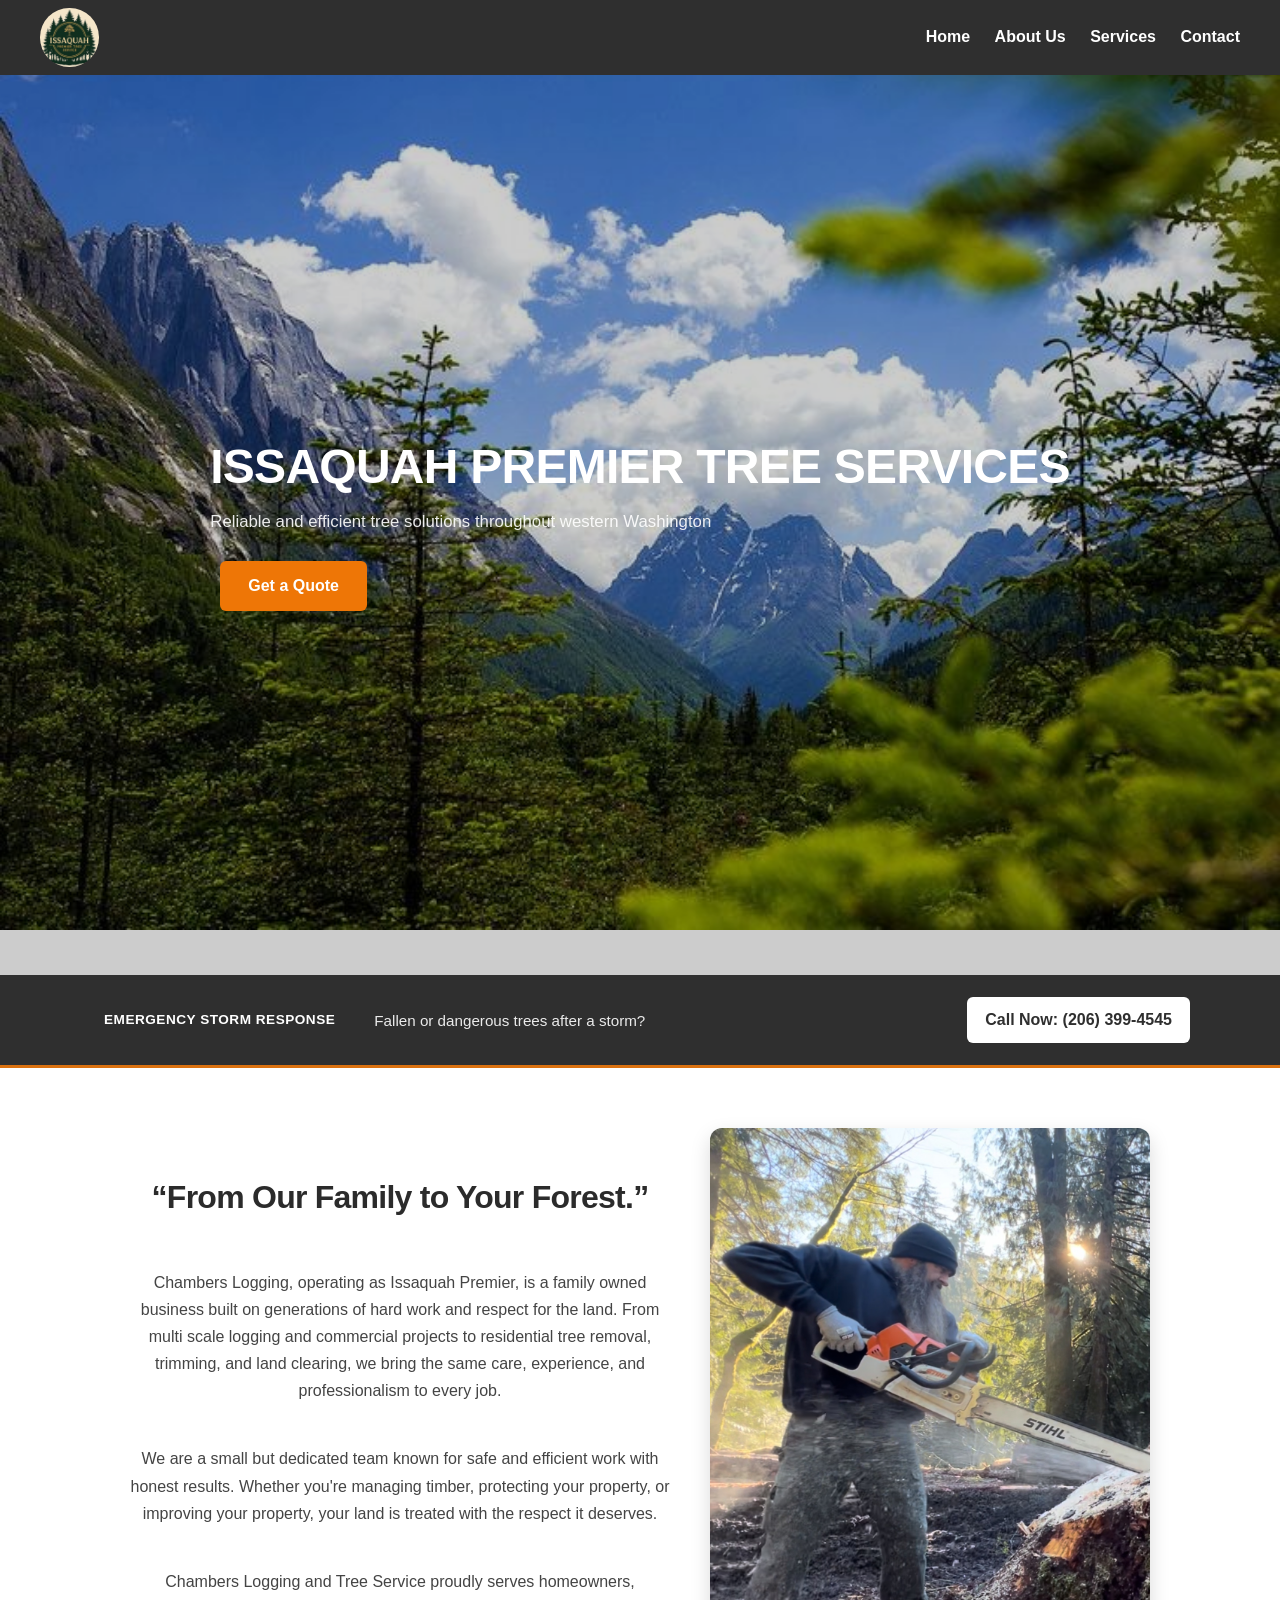
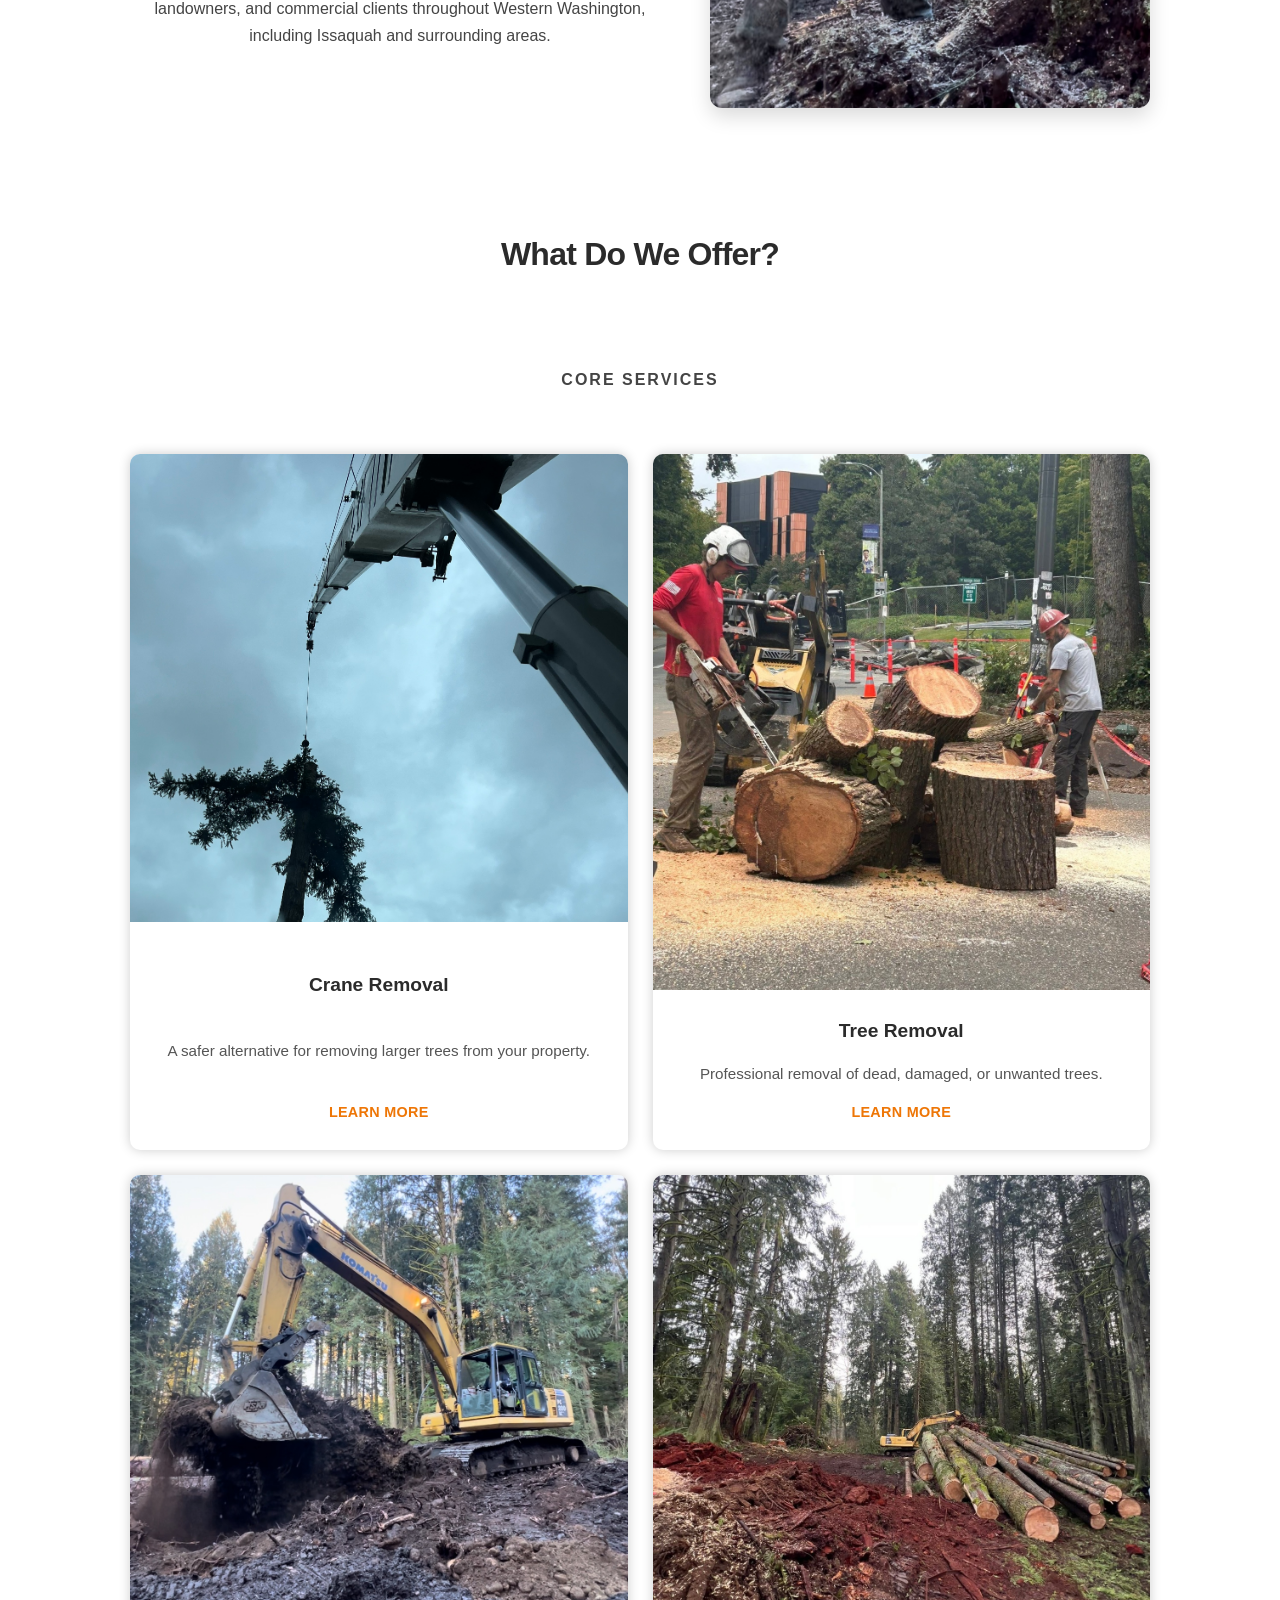
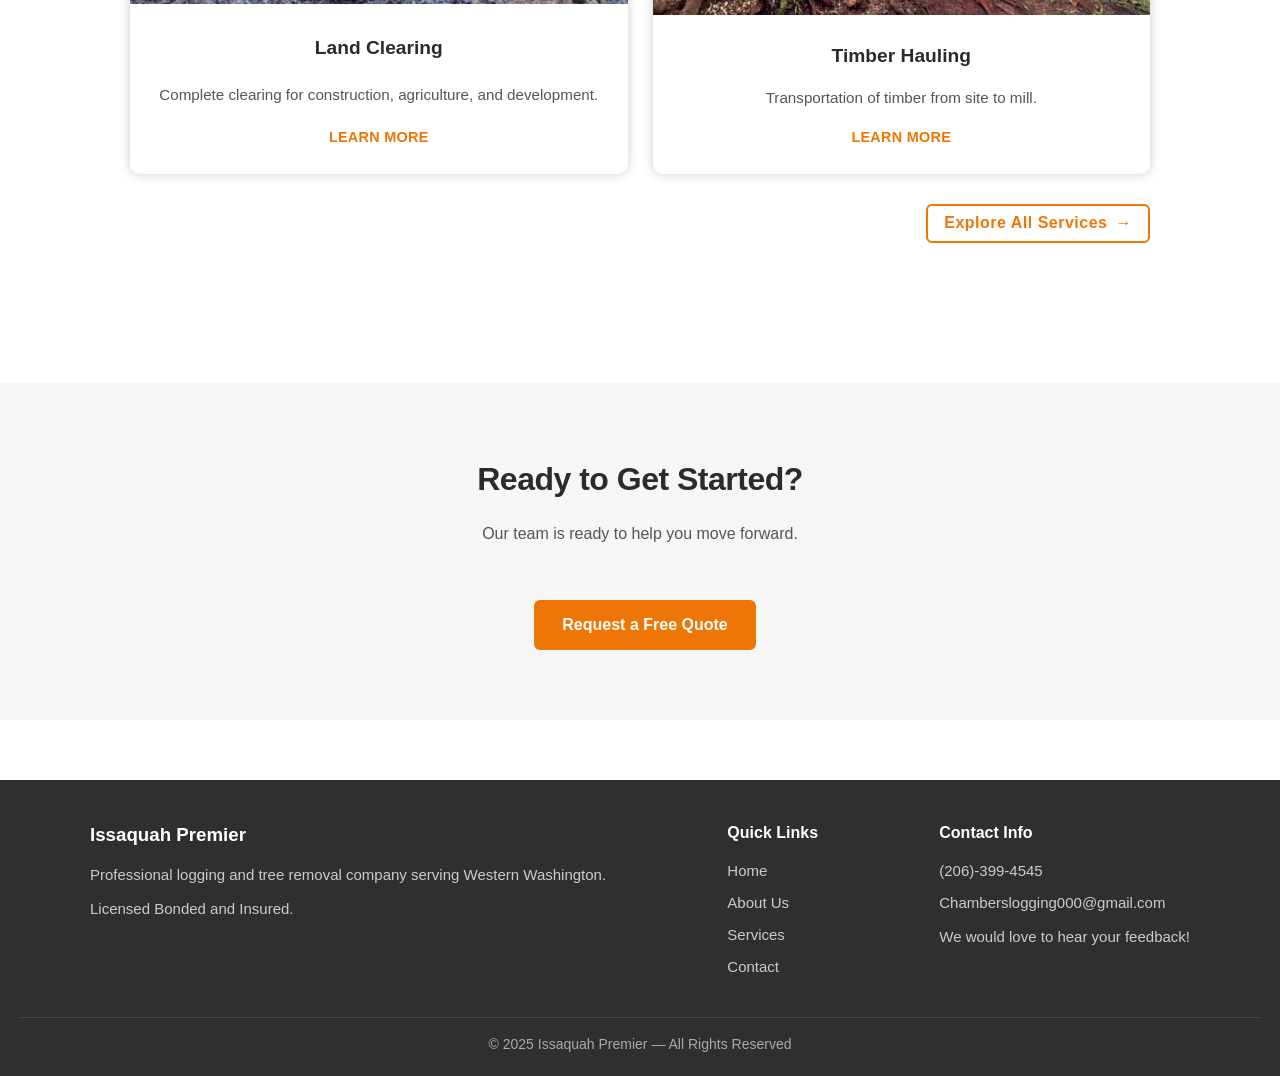
<file: index.html>
<!DOCTYPE html>
<html lang="en">
<head>
    <meta charset="UTF-8" />
    <meta name="viewport" content="width=device-width, initial-scale=1.0" />
    <title>Issaquah Premier | Tree Removal and Logging Services in Western Washington</title>
    <link rel="stylesheet" href="css/homestyles.css" />
    <meta name="description" content="Issaquah Premier provides professional logging, 
        tree removal, land clearing, and emergency storm services across
        Western Washington. Family-owned, licensed, bonded, and insured. Call today for a free quote.">
    <link rel="canonical" href="https://www.issaquahpremier.com/">
    <meta name="google-site-verification" content="ArAR60IKqWOUtbNm68sEe_sQBWn8D7PpTmQddXX6KgY" />
</head>

<body>
    <header>
        <div class="nav-img">
            <img src='images/Logo1.jpg' alt="Issaquah Premier, Chambers Logging Logo">
        </div>
        <div class="menu-toggle" id="mobile-menu">☰</div>
        <nav id="nav-menu">
            <a href="#hero">Home</a>
            <a href="#about">About Us</a>
            <a href="service.html">Services</a>
            <a href="contact.html">Contact</a>
        </nav>
    </header>

    <div class="hero-img-container" id="hero">
        <div class="hero-overlay"></div>
        <div class="hero-content">
            <h1>ISSAQUAH PREMIER TREE SERVICES</h1>
            <p>Reliable and efficient tree solutions throughout western Washington</p>
            <a href="contact.html" class="cta-btn">Get a Quote</a>
        </div>
    </div>
    <section class="emergency-banner">
    <div class="emergency-content">
            <span class="emergency-label">Emergency Storm Response</span>
            <p>
                Fallen or dangerous trees after a storm?
            </p>
            <a href="tel:12063994545" class="emergency-phone">
                Call Now: (206) 399-4545
            </a>
        </div>
    </section>
    <section class="section about-section" id="about">
        <div class="about-container">
            <div class="about-text">
                <h2 class="section-title">“From Our Family to Your Forest.”</h2>
                <p>
                    Chambers Logging, operating as Issaquah Premier, is a family owned business built on generations of hard work and respect 
                    for the land. From multi scale logging and commercial projects to residential tree removal, trimming,
                    and land clearing, we bring the same care, experience, and
                    professionalism to every job.
                </p>
                <p>
                    We are a small but dedicated team known for safe and efficient work with honest results. Whether you're managing
                    timber, protecting your property, or improving your property, your land is treated with the 
                    respect it deserves.
                </p>
                <p>
                    Chambers Logging and Tree Service proudly serves homeowners, landowners, and commercial clients throughout Western
                    Washington, including Issaquah and surrounding areas.
                </p>
            </div>
            <div class="about-image">
                <img src="images/portrait.jpg" alt="Chambers Logging Team at Work">
            </div>
        </div>
    </section>

  <section class="section" id="services">
    <h2 class="section-title">What Do We Offer?</h2>

    <p class="serviceP">core services</p>

    <div class="services">
        <div class="service-card">
            <div class="image-container">
                <img src="images/Crane1.JPG" alt="Crane-assisted tree removal in Western Washington by Issaquah Premier">
            </div>
            <h3>Crane Removal</h3>
            <p>A safer alternative for removing larger trees from your property.</p>
            <a href="service.html#craneService" class="service-btn">Learn More</a>
        </div>

        <div class="service-card">
            <div class="image-container">
                <img src="images/Roadside1.jpg" alt="Tree removal service">
            </div>
            <h3>Tree Removal</h3>
            <p>Professional removal of dead, damaged, or unwanted trees.</p>
            <a href="service.html#removalService" class="service-btn">Learn More</a>
        </div>

        <div class="service-card">
            <div class="image-container">
                <img src="images/LandClearing1.jpg" alt="Land clearing service">
            </div>
            <h3>Land Clearing</h3>
            <p>Complete clearing for construction, agriculture, and development.</p>
            <a href="service.html#clearingService" class="service-btn">Learn More</a>
        </div>

        <div class="service-card">
            <div class="image-container">
                <img src="images/Timber1.jpg" alt="Timber hauling service">
            </div>
            <h3>Timber Hauling</h3>
            <p>Transportation of timber from site to mill.</p>
            <a href="service.html#haulingService" class="service-btn">Learn More</a>
        </div>
    </div>
    <div class='viewmore-ctn'>
        <a href="service.html" class="viewmore-btn">Explore All Services</a>
    </div>
    </section>
    <section class="cta-section">
        <div class="cta-container">
            <h2>Ready to Get Started?</h2>
            <p>
             Our team is ready to help you move forward.
            </p>
            <a href="contact.html" class="cta-btn cta-secondary">Request a Free Quote</a>
        </div>
    </section>

    <footer id="contact">
        <div class="footer-container">
            <div class="footer-col">
                <h3>Issaquah Premier</h3>
                <p>Professional logging and tree removal company serving Western Washington.</p>
                <p>Licensed Bonded and Insured.</p>
            </div>
            <div class="footer-col">
                <h4>Quick Links</h4>
                <a href="#hero">Home</a>
                <a href="#about">About Us</a>
                <a href="service.html">Services</a>
                <a href="contact.html">Contact</a>
            </div>
            <div class="footer-col">
                <h4>Contact Info</h4>
                <a href="tel:12063994545">(206)-399-4545</a>
                <p>Chamberslogging000@gmail.com</p>
                <p>We would love to hear your feedback!</p>
            </div>
        </div>

        <div class="footer-bottom">
            © 2025 Issaquah Premier — All Rights Reserved
        </div>
    </footer>

    <script>
        const mobileMenu = document.getElementById("mobile-menu");
        const navMenu = document.getElementById("nav-menu");

        mobileMenu.addEventListener("click", () => {
            navMenu.classList.toggle("active");
        });

        const sections = document.querySelectorAll(".section");

        const observer = new IntersectionObserver(entries => {
            entries.forEach(entry => {
                if (entry.isIntersecting) {
                    entry.target.classList.add("visible");
                }
            });
        }, { threshold: 0.2 });

        sections.forEach(section => observer.observe(section));
    </script>

</body>
</html>
</file>
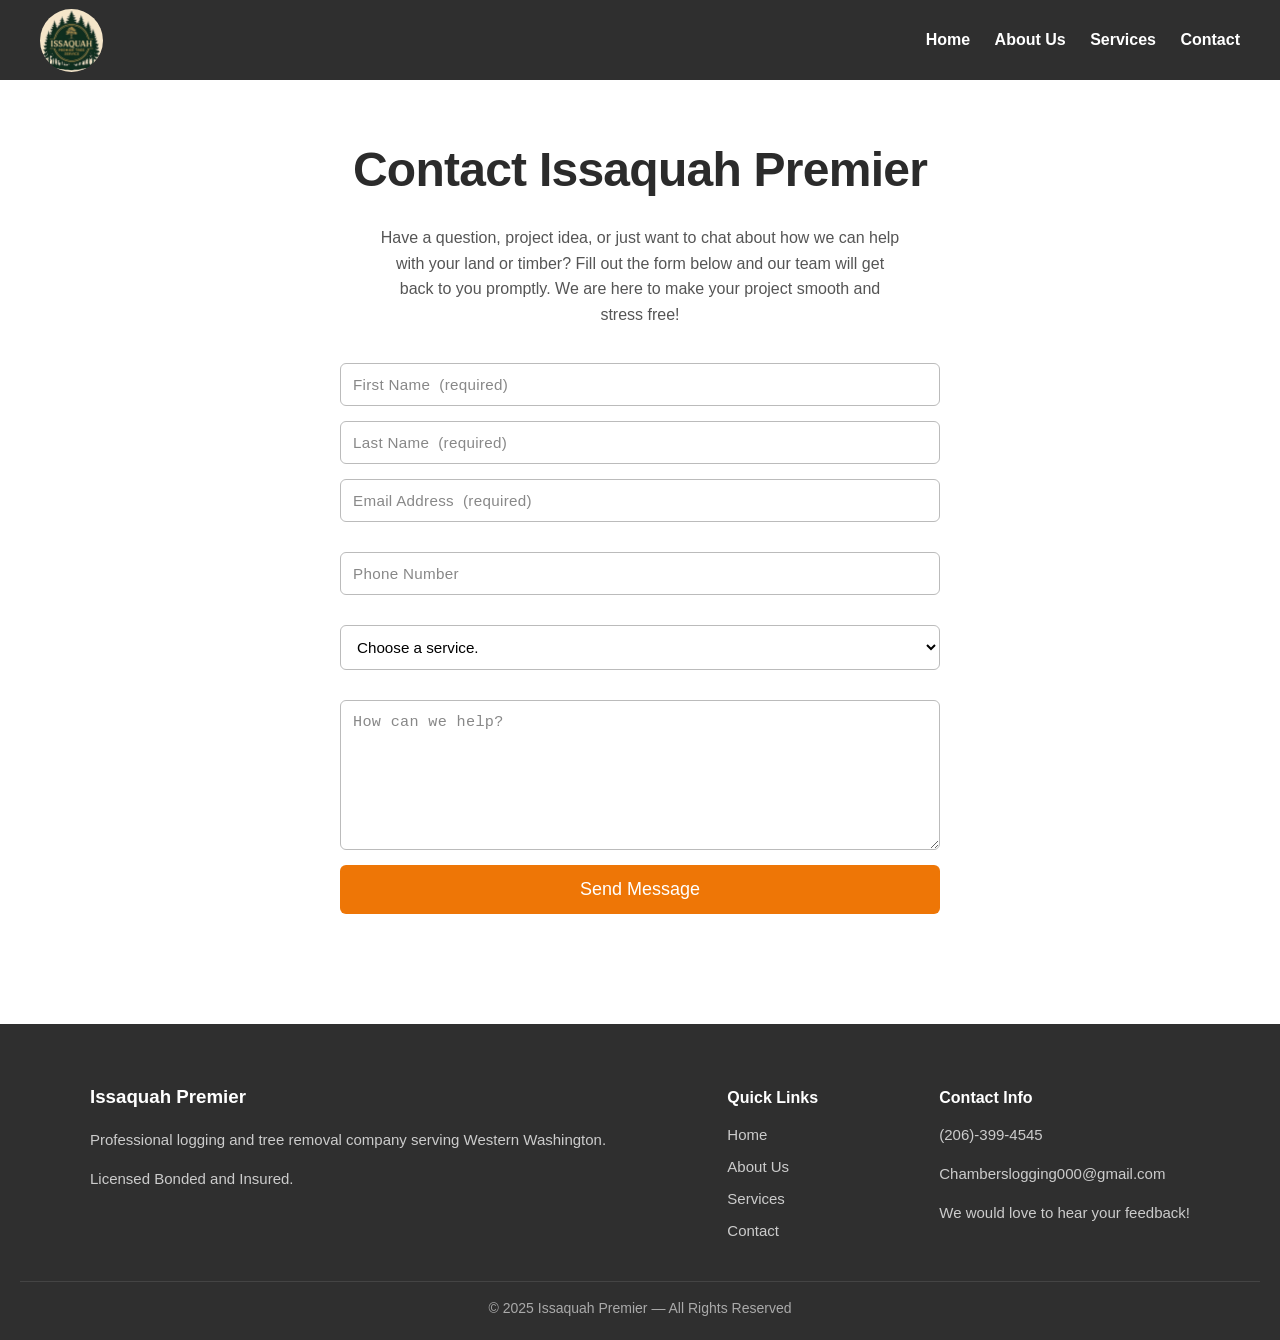
<file: contact.html>
<!DOCTYPE html>
<html lang="en">
<head>
    <meta charset="UTF-8">
    <meta name="viewport" content="width=device-width, initial-scale=1.0">
    <title>Contact Issaquah Premier | Tree Removal & Logging Services in Western Washington</title>
    <link rel="stylesheet" href="css/contact.css">
    <meta name="description" content="Contact Chambers Logging for professional 
        tree removal, logging, land clearing, and emergency storm services
         across Western Washington. Request your free quote today.">
    <link rel="canonical" href="https://www.issaquahpremier.com/contact.html">
</head>
<body>
<div class="page-container">
    <header class="header">
        <div class="nav-img">
            <img src='images/Logo1.jpg' alt="Issaquah Premier, Chambers Logging Logo">
        </div>
        <div class="menu-toggle" id="mobile-menu">☰</div>
        <nav id="nav-menu">
            <a href="index.html#hero">Home</a>
            <a href="index.html#about">About Us</a>
            <a href="service.html">Services</a>
            <a href="contact.html">Contact</a>
        </nav>
    </header>

    <main class="content">
        <section class="contact-section">
            <h1>Contact Issaquah Premier</h1>
            <p class="contact-intro">
                Have a question, project idea, or just want to chat about how we can help with your land or
                timber? Fill out the form below and our team will get back to you promptly. We are 
                here to make your project smooth and stress free!
            </p>
            <form class="contact-form" id="contactForm"
                  action="https://api.web3forms.com/submit"
                  method="POST" novalidate>

                <input type="hidden" name="access_key" value="7ccd3ef4-782a-4dcc-b054-166aed079719">

                <input name="first" type="text" placeholder="First Name  (required)" required>

                <input name="last" type="text" placeholder="Last Name  (required)" required>

                <input name="email" type="email" placeholder="Email Address  (required)" required>
                <span class="error" id="emailError"></span>

                <input name="tel"
                       id="phone"
                       type="tel"
                       placeholder="Phone Number"
                       inputmode="tel"
                       maxlength="14"
                       pattern="^\(\d{3}\)-\d{3}-\d{4}$">
                <span class="error" id="phoneError"></span>

                <select name="services" id="serviceoptions" required>
                    <option value="choose">Choose a service.</option>
                    <option value="craneRemoval">Crane Removal</option>
                    <option value="treeRemoval">Tree Removal</option>
                    <option value="landClearing">Land Clearing</option>
                    <option value="timberHauling">Timber Hauling</option>
                    <option value="stumpGrinding">Stump Grinding</option>
                    <option value="treeTrimming">Tree Trimming</option>
                    <option value="brushClearing">Brush Clearing/Lot Preparation</option>
                    <option value="emergency">Emergency Storm Response</option>
                    <option value="other">Other</option>
                </select>
                <span class="error" id="serviceError"></span>

                <textarea name="message" placeholder="How can we help?" required></textarea>

                <button type="submit">Send Message</button>
            </form>
        </section>
    </main>

    <footer id="contact">
        <div class="footer-container">
            <div class="footer-col">
                <h3>Issaquah Premier</h3>
                <p>Professional logging and tree removal company serving Western Washington.</p>
                <p>Licensed Bonded and Insured.</p>
            </div>
            <div class="footer-col">
                <h4>Quick Links</h4>
                <a href="index.html#hero">Home</a>
                <a href="index.html#about">About Us</a>
                <a href="service.html">Services</a>
                <a href="contact.html">Contact</a>
            </div>
            <div class="footer-col">
                <h4>Contact Info</h4>
                <a href="tel:12063994545">(206)-399-4545</a>
                <p>Chamberslogging000@gmail.com</p>
                <p>We would love to hear your feedback!</p>
            </div>
        </div>

        <div class="footer-bottom">
            © 2025 Issaquah Premier — All Rights Reserved
        </div>
    </footer>
</div>

<script>
    const menu = document.getElementById("mobile-menu");
    const nav = document.getElementById("nav-menu");
    menu.addEventListener("click", () => nav.classList.toggle("active"));

    const form = document.getElementById("contactForm");
    const phoneInput = document.getElementById("phone");
    const emailInput = form.querySelector('input[name="email"]');
    const serviceSelect = document.getElementById("serviceoptions");

    const phoneError = document.getElementById("phoneError");
    const emailError = document.getElementById("emailError");
    const serviceError = document.getElementById("serviceError");

    phoneInput.addEventListener("input", () => {
        let digits = phoneInput.value.replace(/\D/g, "").substring(0, 10);

        let formatted = "";
        if (digits.length > 0) formatted = "(" + digits.substring(0, 3);
        if (digits.length >= 4) formatted += ")-" + digits.substring(3, 6);
        if (digits.length >= 7) formatted += "-" + digits.substring(6, 10);

        phoneInput.value = formatted;
    });

    form.addEventListener("submit", function (e) {
        let valid = true;

        phoneError.textContent = "";
        emailError.textContent = "";
        serviceError.textContent = "";

        if (!phoneInput.checkValidity()) {
            phoneError.textContent = "Phone number must be in the format (###)-###-####.";
            valid = false;
        }

        if (emailInput.value && !emailInput.checkValidity()) {
            emailError.textContent = "Please enter a valid email address.";
            valid = false;
        }

        if (serviceSelect.value === "choose") {
            serviceError.textContent = "Please select a service.";
            valid = false;
        }

        if (!valid) e.preventDefault();
    });
</script>

</body>
</html>
</file>
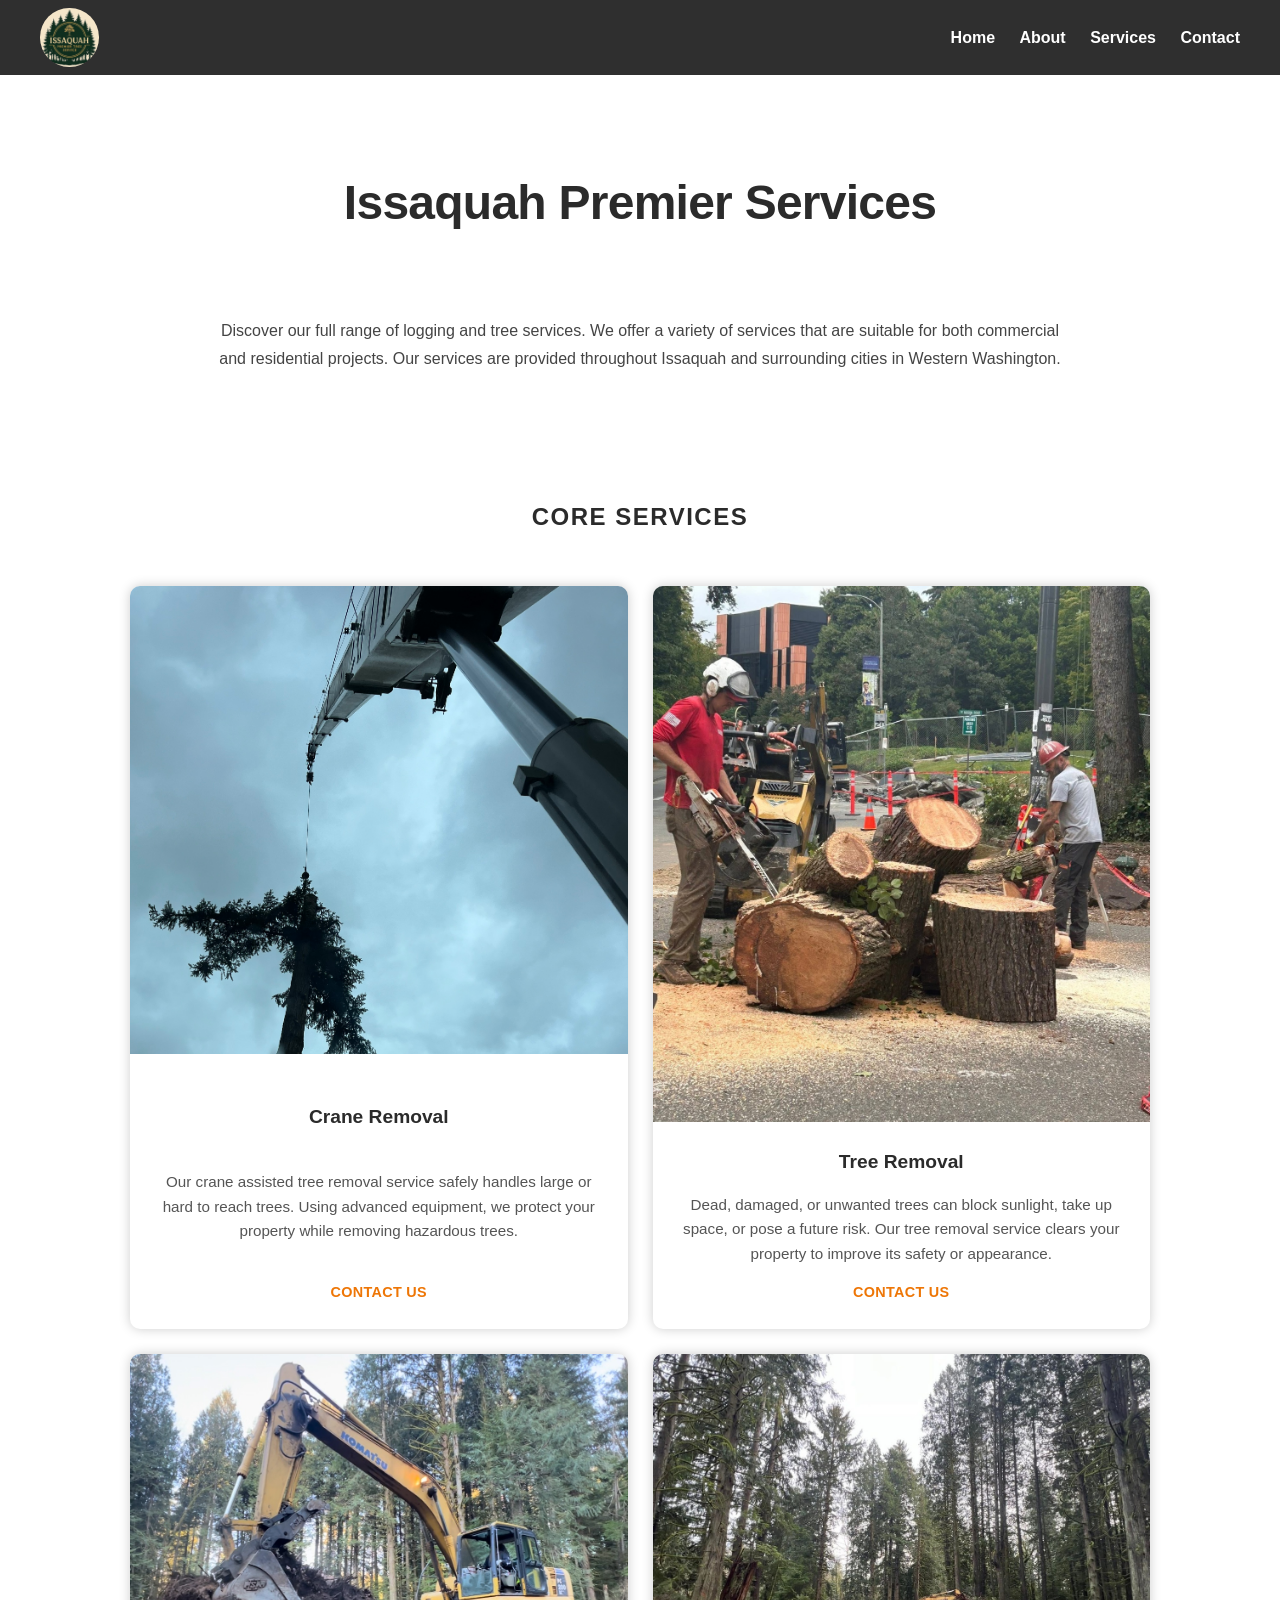
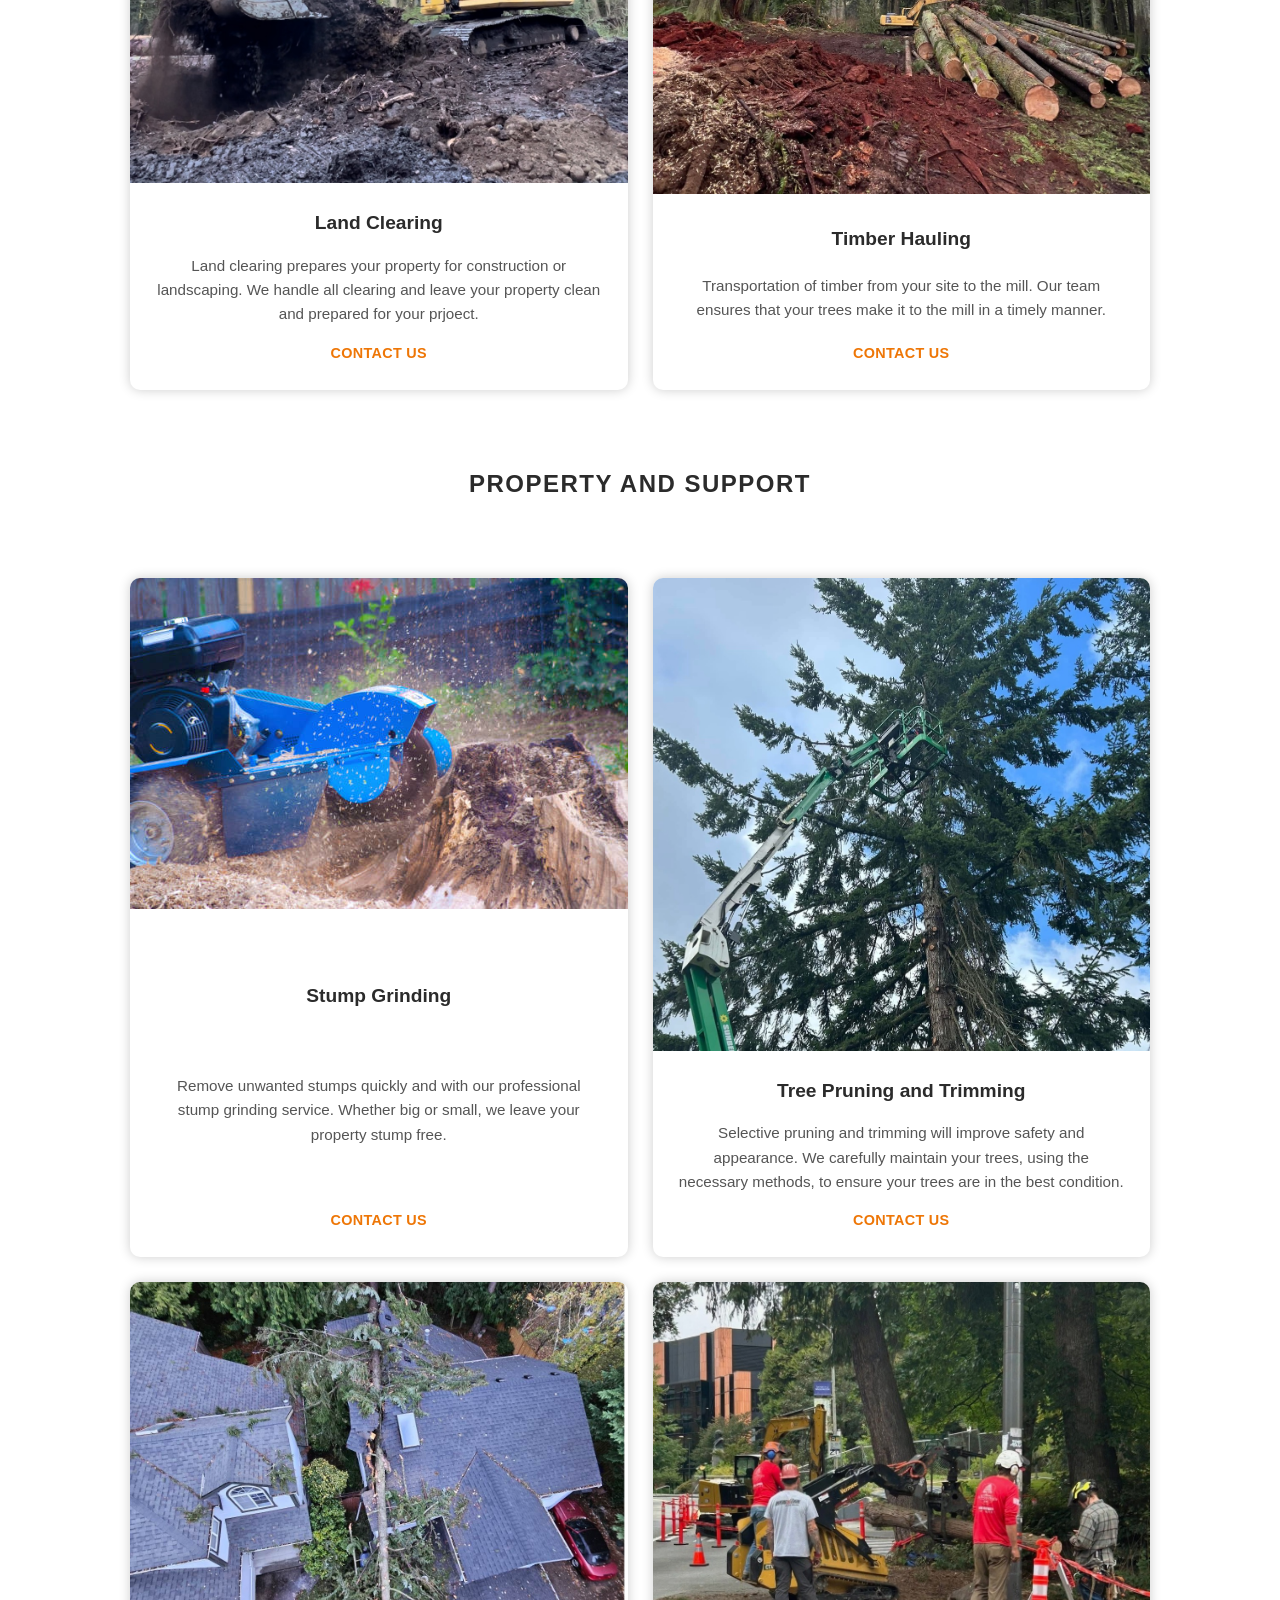
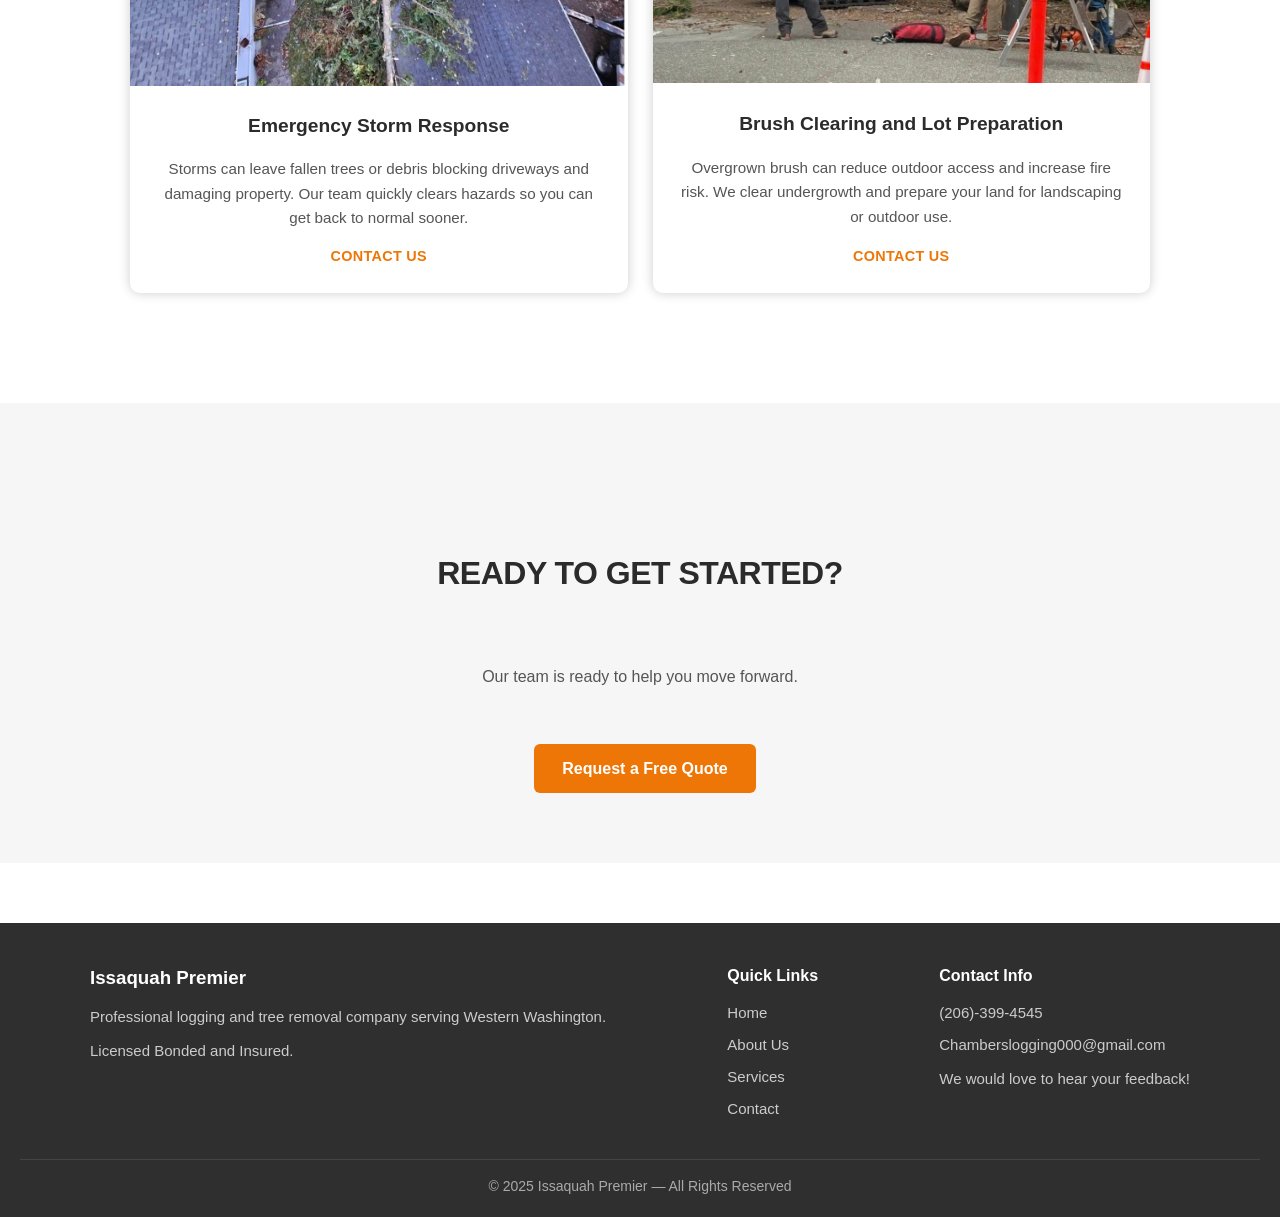
<file: service.html>
<!DOCTYPE html>
<html lang="en">
<head>
    <meta charset="UTF-8" />
    <meta name="viewport" content="width=device-width, initial-scale=1.0" />
    <title>Our Services | Issaquah Premier</title>
    <link rel="stylesheet" href="css/servicestyle.css" />
    <meta name="description" content="Explore Chambers Logging services including 
    tree removal, crane-assisted removal, land clearing, stump grinding, timber hauling, 
    and emergency storm response in Western Washington.">
</head>

<body>

<header>
    <div class="nav-img">
        <img src="images/Logo1.jpg" alt="Chambers Logging Logo">
    </div>
    <div class="menu-toggle" id="mobile-menu">☰</div>
    <nav id="nav-menu">
        <a href="index.html">Home</a>
        <a href="index.html#about">About</a>
        <a href="service.html">Services</a>
        <a href="contact.html">Contact</a>
    </nav>
</header>

<section class="section" id="services">
    <h1>Issaquah Premier Services</h1>
    <p class="section-description">
        Discover our full range of logging and tree services. We offer a variety of 
        services that are suitable for both commercial and residential projects. Our services 
        are provided throughout Issaquah and surrounding cities in Western Washington. 
    </p>
    <h2>Core Services</h2>

    <div class="services">
        <div class="service-card" id="craneService">
            <div class="image-container">
                <img src="images/Crane1.JPG" alt="Crane-assisted tree removal service by Chambers Logging in Washington">
            </div>
            <h3>Crane Removal</h3>
            <p>Our crane assisted tree removal service safely handles large or hard to reach 
                trees. Using advanced equipment, we protect your property while removing 
                hazardous trees.</p>
            <a href="contact.html" class="service-btn">Contact Us</a>
        </div>

        <div class="service-card" id="removalService">
            <div class="image-container">
                <img src="images/Roadside1.jpg" alt="Tree Removal Service">
            </div>
            <h3>Tree Removal</h3>
            <p>Dead, damaged, or unwanted trees can block sunlight, take up space, 
                or pose a future risk. Our tree removal service clears your property 
                to improve its safety or appearance.</p>
            <a href="contact.html" class="service-btn">Contact Us</a>
        </div>

        <div class="service-card" id="clearingService">
            <div class="image-container">
                <img src="images/LandClearing1.jpg" alt="Land clearing service">
            </div>
            <h3>Land Clearing</h3>
            <p>Land clearing prepares your property for construction or landscaping. We handle 
                all clearing and leave your property clean and prepared for your prjoect.</p>
            <a href="contact.html" class="service-btn">Contact Us</a>
        </div>

        <div class="service-card" id="haulingService">
            <div class="image-container">
                <img src="images/Timber1.jpg" alt="Timber hauling service">
            </div>
            <h3>Timber Hauling</h3>
            <p>Transportation of timber from your site to the mill. Our team ensures that your
                trees make it to the mill in a timely manner.</p>
            <a href="contact.html" class="service-btn">Contact Us</a>
        </div>
    </div>

    <div class="services">
        <h2>Property and Support</h2>

        <div class="service-card">
            <div class="image-container">
                <img src="images/Stump1.jpg" alt="Stump Grinding Service">
            </div>
            <h3>Stump Grinding</h3>
            <p>Remove unwanted stumps quickly and with our professional stump 
                grinding service. Whether big or small, we leave your property stump free.</p>
            <a href="contact.html" class="service-btn">Contact Us</a>
        </div>

        <div class="service-card">
            <div class="image-container">
                <img src="images/LandClearing4.jpg" alt="Tree pruning and trimming service">
            </div>
            <h3>Tree Pruning and Trimming</h3>
            <p>Selective pruning and trimming will improve safety and appearance. 
                We carefully maintain your trees, using the necessary methods, to ensure
                your trees are in the best condition.</p>
            <a href="contact.html" class="service-btn">Contact Us</a>
        </div>

        <div class="service-card">
            <div class="image-container">
                <img src="images/Emergency1.jpg" alt="Emergency storm response service">
            </div>
            <h3>Emergency Storm Response</h3>
            <p>Storms can leave fallen trees or debris blocking driveways and damaging property. 
                Our team quickly clears hazards so you can get back to normal sooner.</p>
            <a href="contact.html" class="service-btn">Contact Us</a>
        </div>

        <div class="service-card">
            <div class="image-container">
                <img src="images/Roadside3.jpg" alt="Brush clearing and lot preparation service">
            </div>
            <h3>Brush Clearing and Lot Preparation</h3>
            <p>Overgrown brush can reduce outdoor access and increase fire risk. We clear undergrowth and prepare 
                your land for landscaping or outdoor use.</p>
            <a href="contact.html" class="service-btn">Contact Us</a>
        </div>
    </div>
</section>

<section class="cta-section">
    <div class="cta-container">
        <h2>Ready to Get Started?</h2>
        <p>Our team is ready to help you move forward.</p>
        <a href="contact.html" class="cta-btn cta-secondary">Request a Free Quote</a>
    </div>
</section>

<footer id="contact">
    <div class="footer-container">
        <div class="footer-col">
            <h3>Issaquah Premier</h3>
            <p>Professional logging and tree removal company serving Western Washington.</p>
            <p>Licensed Bonded and Insured.</p>
        </div>
        <div class="footer-col">
            <h4>Quick Links</h4>
            <a href="index.html">Home</a>
            <a href="index.html#about">About Us</a>
            <a href="service.html">Services</a>
            <a href="contact.html">Contact</a>
        </div>
        <div class="footer-col">
            <h4>Contact Info</h4>
            <a href="tel:12063994545">(206)-399-4545</a>
            <p>Chamberslogging000@gmail.com</p>
            <p>We would love to hear your feedback!</p>
        </div>
    </div>
    <div class="footer-bottom">
        © 2025 Issaquah Premier — All Rights Reserved
    </div>
</footer>

<script>
    const mobileMenu = document.getElementById("mobile-menu");
    const navMenu = document.getElementById("nav-menu");

    mobileMenu.addEventListener("click", () => {
        navMenu.classList.toggle("active");
    });

    const sections = document.querySelectorAll(".section");

    const observer = new IntersectionObserver(entries => {
        entries.forEach(entry => {
            if (entry.isIntersecting) {
                entry.target.classList.add("visible");
            }
        });
    }, { threshold: 0.2 });

    sections.forEach(section => observer.observe(section));
</script>

</body>
</html>
</file>
<file: css/homestyles.css>
* {
    margin: 0;
    padding: 0;
    box-sizing: border-box;
}
body {
    font-family: -apple-system, BlinkMacSystemFont, "Segoe UI",
                 Roboto, Inter, Helvetica, Arial, sans-serif;
    font-size: 16px;
    line-height: 1.65;
    color: #2b2b2b;
    scroll-behavior: smooth;
}
header {
    background: #2f2f2f;
    color: #fff;
    padding: 5px 40px;
    height: 75px;
    display: flex;
    justify-content: space-between;
    align-items: center;
    position: sticky;
    top: 0;
    z-index: 10;
}

.nav-img {
    height: 90%;
    aspect-ratio: 1 / 1;
    display: flex;
    align-items: center;
    justify-content: center;
    flex-shrink: 0;
}
.nav-img img {
    height: 100%;
    width: 100%;
    object-fit: cover;
    border-radius: 50%;
}

nav a {
    color: #fff;
    margin-left: 20px;
    text-decoration: none;
    font-weight: bold;
}

.menu-toggle {
    display: none;
    font-size: 32px;
    cursor: pointer;
}
@media (max-width: 780px) {
    nav {
        display: flex;
        flex-direction: column;
        background: #2f2f2f;
        padding: 0;
        position: absolute;
        top: 70px;
        right: 0;
        width: 160px;
        border-radius: 0 0 8px 8px;
        box-shadow: 0 4px 8px rgba(0,0,0,0.1);
        max-height: 0;
        overflow: hidden;
        transition: max-height 0.4s ease;
    }
    nav.active {
        max-height: 500px;
    }
    nav a {
        padding: 14px 10px;
        text-align: center;
        margin: 0;
    }
    nav a:hover {
        text-decoration: underline;
        text-decoration-thickness: 2px;
    }
    .menu-toggle {
        display: block;
    }
}

.hero-img-container {
    position: relative;
    width: 100%;
    height: 100vh;
    display: flex;
    align-items: center;
    justify-content: center;
    text-align: left;
    color: white;
    background: url('../images/Heroimg5.jpg') no-repeat center center;
    background-size: cover;
    background-attachment: fixed;
}
.hero-overlay {
    position: absolute;
    top: 0; left: 0; right: 0; bottom: 0;
    background: rgba(0.2,0.2,0.2,0.2);
    z-index: 1;
}
.hero-content {
    position: relative;
    z-index: 2;
    padding: 0 20px;
}
.hero-content h1 {
    font-size: clamp(2.2rem, 4vw, 3rem);
    line-height: 1.15;
    margin-bottom: 14px;
    letter-spacing: -0.75px;
}
.hero-content p {
    font-size: 1.05rem;
    max-width: 520px;
    color: rgba(255,255,255,0.9);
}


@media (max-width: 780px) {
    .hero-img-container {
        background-attachment: scroll;
    }
    .hero-content h1 {
        font-size: 32px;
    }
    .hero-content p {
        font-size: 16px;
    }
    .cta-btn {
        padding: 10px 20px;
        font-size: 16px;
    }
}

.cta-btn {
    margin-top: 25px;
    display: inline-block;
    padding: 12px 28px;
    background: #ee7606;
    color: #fff;
    border-radius: 6px;
    text-decoration: none;
    font-weight: bold;
    transition: 0.3s;
    margin-left: 10px;
}
.cta-btn:hover {
    background: #c75e0d;
    transform: scale(1.05);
}
.emergency-banner {
    background: #2f2f2f;
    color: #fff;
    padding: 22px 40px;
    border-bottom: 3px solid #da710f;
}

.emergency-content {
    max-width: 1100px;
    margin: auto;
    display: flex;
    align-items: center;
    justify-content: space-between;
    gap: 25px;
    flex-wrap: wrap;
}

.emergency-label {
    color: #fff;
    padding: 6px 14px;
    border-radius: 20px;
    font-size: 0.85rem;
    font-weight: 700;
    letter-spacing: 0.5px;
    text-transform: uppercase;
    white-space: nowrap;
}

.emergency-content p {
    flex: 1;
    margin: 0;
    font-size: 0.95rem;
    color: rgba(255,255,255,0.9);
}

.emergency-phone {
    background: #fff;
    color: #2f2f2f;
    padding: 10px 18px;
    border-radius: 6px;
    font-weight: 700;
    text-decoration: none;
    white-space: nowrap;
    transition: background 0.2s ease, transform 0.2s ease;
}

.emergency-phone:hover {
    background: #f1f1f1;
    transform: scale(1.05);
}

@media (max-width: 780px) {
    .emergency-content {
        flex-direction: column;
        text-align: center;
        gap: 14px;
    }

    .emergency-content p {
        font-size: 0.9rem;
    }

    .emergency-phone {
        width: 100%;
        text-align: center;
    }
}
.section {
    padding: 60px 40px;
    max-width: 1100px;
    margin: auto;
    text-align: center;
    opacity: 1;
    transform: translateY(30px);
    transition: opacity 0.8s ease, transform 0.8s ease;
}
.section.visible {
    opacity: 1;
    transform: translateY(0);
}
.section-title {
    font-size: 2rem;
    font-weight: 700;
    margin-bottom: 28px;
    letter-spacing: -0.75px;
}
.section p {
    font-size: 1rem;
    line-height: 1.75;
    color: #444;
    padding-top: 25px;
}

.about-section {
    padding: 60px 40px;
    max-width: 1100px;
    margin: auto;
}

.about-container {
    display: flex;
    gap: 40px;
    align-items: center;
    justify-content: space-between;
    flex-wrap: wrap;
}

.about-text {
    flex: 1 1 500px;
    min-width: 300px;
}

.about-text h2 {
    font-size: 2rem;
    font-weight: 700;
    margin-bottom: 20px;
}

.about-text p {
    font-size: 1rem;
    line-height: 1.7;
    color: #444;
    margin-bottom: 16px;
}

.about-image {
    flex: 1 1 400px;
    min-width: 280px;
    display: flex;
    align-items: center;
    justify-content: center;
}

.about-image img {
    width: 100%;
    border-radius: 12px;
    box-shadow: 0 8px 20px rgba(0,0,0,0.15);
    object-fit: cover;
}
@media (max-width: 780px) {
    .about-container {
        flex-direction: column;
        gap: 25px;
    }
    .about-text, .about-image {
        flex: 1 1 100%;
    }
}

.services {
    display: flex;
    gap: 25px;
    flex-wrap: wrap;
    justify-content: center;
}
.service-card {
    background: white;
    padding: 0px;
    flex: 1 1 375px;
    border-radius: 10px;
    box-shadow: 0 0 12px rgba(0,0,0,0.2);
    transition: 0.3s;
    display: flex;
    flex-direction: column;
    justify-content: space-between;
    gap: 15px;
}
.serviceP {
    padding-top: 100px;
    width: 100%;
    margin: 60px 0;
    font-size: 18px;
    font-weight: 600;
    letter-spacing: 2px;
    text-transform: uppercase;
    color: #777;
    display: flex;
    align-items: center;
    justify-content: center;
    gap: 20px;
}
.service-card h3 {
    font-size: 1.2rem;
    font-weight: 700;
    margin-top: 10px;
}

.service-card p {
    font-size: 0.95rem;
    line-height: 1.6;
    color: #555;
}
.service-card h3,
.service-card p {
    padding: 0 25px;
    transition: color 0.3s ease;
}

.service-btn {
    margin: 0 auto 25px;
    background: none;
    padding: 0;
    border-radius: 0;
    color: #ee7606;
    font-weight: bold;
    text-decoration: none;
    cursor: pointer;
    transition: color 0.1s ease;
    font-size: 0.9rem;
    letter-spacing: 0.3px;
    text-transform: uppercase;
}
.image-container {
    width: 100%;
    overflow: hidden;
    display: flex;
    align-items: center;
    justify-content: center;
    border-top-right-radius: 10px;
    border-top-left-radius: 10px;
    flex-shrink: 0;
}
.image-container img {
    width: 100%;
    object-fit: contain;
    display: block;
}
.viewmore-ctn {
    display: flex;
    justify-content: flex-end;
    margin-top: 30px;
}
.viewmore-btn {
    display: inline-block;
    font-weight: 700;
    font-size: 1rem;
    letter-spacing: 0.5px;
    color: #ee7606;
    text-decoration: none;
    position: relative;
    padding: 4px 16px;
    border: 2px solid #ee7606;
    border-radius: 6px;
    transition: all 0.3s ease;
}
.viewmore-btn::after {
    content: '→';
    margin-left: 8px;
    transition: margin-left 0.3s ease;
}
.viewmore-btn:hover {
    background: #ee7606;
    color: #fff;
    transform: -2px;
    box-shadow: 0 4px 12px rgba(0,0,0,0.15);
}

.viewmore-btn:hover::after {
    margin-left: 12px;
}

.cta-section {
    margin-top: 80px;
    padding: 70px 40px;
    background: #f6f6f6;
}
.cta-container {
    max-width: 900px;
    margin: auto;
    text-align: center;
}
.cta-container h2 {
    font-size: 2rem;
    font-weight: 700;
    margin-bottom: 14px;
    letter-spacing: -0.5px;
    color: #2b2b2b;
}
.cta-container p {
    font-size: 1rem;
    color: #555;
    max-width: 600px;
    margin: 0 auto 28px;
    line-height: 1.7;
}
.cta-secondary {
    background: #ee7606;
    color: #fff;
}
.cta-secondary:hover {
    background: #ee7606;
    transform: scale(1.05);
}
@media (max-width: 780px) {
    .cta-section {
        padding: 50px 20px;
    }

    .cta-container h2 {
        font-size: 1.7rem;
    }

    .cta-container p {
        font-size: 0.95rem;
    }
}

footer {
    background: #2f2f2f;
    color: #fff;
    padding: 40px 20px 20px;
    margin-top: 60px;
}
.footer-container {
    max-width: 1100px;
    margin:auto;
    display:flex;
    justify-content: space-between;
    gap: 40px;
    flex-wrap: wrap;
    text-align: left;
}
.footer-col h3, .footer-col h4 {
    margin-bottom: 12px;
}
.footer-col p, .footer-col a {
    color: #ccc;
    font-size: 15px;
    line-height: 1.6;
}
.footer-col p {
    margin-bottom: 10px;
}
.footer-col a {
    display:block;
    text-decoration:none;
    margin-bottom:8px;
}
.footer-col a:hover {
    color: #da710f;
}
.footer-bottom {
    text-align:center;
    margin-top:30px;
    padding-top:15px;
    border-top:1px solid #444;
    font-size:14px;
    color:#aaa;
}

@media (max-width: 1024px) {
    .hero-img-container { height: 600px; }
    .hero-content h2 { font-size: 42px; }
}
@media (max-width: 780px) {
    .hero-img-container { height: 400px; }
    .hero-content h2 { font-size: 28px; }
    .hero-content p { font-size:16px; }
    .cta-btn { padding:10px 20px; font-size:16px; }
    .footer-container { flex-direction: column; text-align: center; }
}
</file>
<file: css/contact.css>
body, html {
    margin: 0;
    padding: 0;
    height: 100%;
    font-family: -apple-system, BlinkMacSystemFont, "Segoe UI",
                 Roboto, Inter, Helvetica, Arial, sans-serif;
    font-size: 16px;
    line-height: 1.65;
    color: #2b2b2b;
    scroll-behavior: smooth;
}
.page-container {
    min-height: 100vh;
    display: flex;
    flex-direction: column;
}
.content {
    flex: 1;
}
header {
    background: #2f2f2f;
    color: #fff;
    padding: 5px 40px;
    height: 70px;
    display: flex;
    justify-content: space-between;
    align-items: center;
    position: sticky;
    top: 0;
    z-index: 10;
}
.nav-img {
    height: 90%;
    aspect-ratio: 1 / 1;
    display: flex;
    align-items: center;
    justify-content: center;
    flex-shrink: 0;
}
.nav-img img {
    height: 100%;
    width: 100%;
    object-fit: cover;
    border-radius: 50%;
}
.header nav a {
    color: #fff;
    margin-left: 20px;
    text-decoration: none;
    font-weight: bold;
}
.menu-toggle {
    display: none;
    font-size: 32px;
    cursor: pointer;
}
@media (max-width: 780px) {
    .header {
        padding: 5px 20px;
    }

    .header nav {
        display: none;
        position: absolute;
        right: 10px;
        top: 70px;
        background: #2f2f2f;
        padding: 15px;
        width: 170px;
        border-radius: 0 0 8px 8px;
    }

    .header nav.active {
        display: block;
    }

    .header nav a {
        display: block;
        text-align: center;
        padding: 12px 0;
        margin: 0;
    }

    .menu-toggle {
        display: block;
    }
}

.contact-section {
    max-width: 600px;
    margin: 50px auto;
    padding: 0 20px;
    text-align: center;
}
.contact-section h1 {
    font-size: clamp(2.2rem, 4vw, 3rem);
    letter-spacing: -0.75px;
    margin-bottom: 16px;
}
.contact-intro {
    font-size: 1rem;
    color: #555;
    max-width: 520px;
    margin: 0 auto 35px;
    line-height: 1.6;
}
.contact-form {
    display: flex;
    flex-direction: column;
    gap: 15px;
    width: 100%;
}
.contact-form input,
.contact-form textarea,
.contact-form select {
    width: 100%;
    padding: 12px;
    border-radius: 6px;
    border: 1px solid #bbb;
    font-size: 0.95rem;
    box-sizing: border-box;
}
.contact-form input,
.contact-form textarea,
.contact-form select {
    background: #fff;
    transition: border-color 0.3s ease, box-shadow 0.3s ease;
}

.contact-form input:focus,
.contact-form textarea:focus,
.contact-form select:focus {
    outline: none;
    border-color: #da710f;
    box-shadow: 0 0 0 3px rgba(218, 113, 15, 0.15);
}
.contact-form ::placeholder {
    color: #888;
    font-weight: 400;
    letter-spacing: 0.3px;
}

.contact-form textarea {
    height: 150px;
}

.error {
    color: #c0392b;
    font-size: 14px;
    text-align: left;
}
.contact-form button {
    background: #ee7606;
    padding: 14px;
    color: white;
    border: none;
    border-radius: 6px;
    font-size: 18px;
    cursor: pointer;
}

.contact-form button:hover {
    opacity: 0.9;
}
footer {
    background: #2f2f2f;
    color: #fff;
    padding: 40px 20px 20px;
    margin-top: 60px;
}
.footer-container {
    max-width: 1100px;
    margin: auto;
    display: flex;
    justify-content: space-between;
    gap: 40px;
    flex-wrap: wrap;
    text-align: left;
}
.footer-col h3, .footer-col h4 {
    margin-bottom: 12px;
}
.footer-col p, .footer-col a {
    color: #ccc;
    font-size: 15px;
    line-height: 1.6;
}
.footer-col a {
    display: block;
    text-decoration: none;
    margin-bottom: 8px;
}
.footer-col a:hover {
    color: #da710f;
}
.footer-bottom {
    text-align: center;
    margin-top: 30px;
    padding-top: 15px;
    border-top: 1px solid #444;
    font-size: 14px;
    color: #aaa;
}
@media (max-width: 780px) {
    .footer-container { flex-direction: column; text-align: center; }
}
</file>
<file: css/servicestyle.css>
* {
    margin: 0;
    padding: 0;
    box-sizing: border-box;
}
body {
    font-family: -apple-system, BlinkMacSystemFont, "Segoe UI",
        Roboto, Inter, Helvetica, Arial, sans-serif;
    line-height: 1.6;
    color: #2b2b2b;
}

header {
    background: #2f2f2f;
    color: #fff;
    padding: 5px 40px;
    height: 75px;
    display: flex;
    justify-content: space-between;
    align-items: center;
    position: sticky;
    top: 0;
    z-index: 10;
}

.nav-img {
    height: 90%;
    aspect-ratio: 1 / 1;
    display: flex;
    align-items: center;
    justify-content: center;
    flex-shrink: 0;
}
.nav-img img {
    height: 100%;
    width: 100%;
    object-fit: cover;
    border-radius: 50%;
}

nav a {
    color: #fff;
    margin-left: 20px;
    text-decoration: none;
    font-weight: bold;
}

.menu-toggle {
    display: none;
    font-size: 32px;
    cursor: pointer;
}
@media (max-width: 780px) {
    nav {
        display: flex;
        flex-direction: column;
        background: #2f2f2f;
        padding: 0;
        position: absolute;
        top: 70px;
        right: 0;
        width: 160px;
        border-radius: 0 0 8px 8px;
        box-shadow: 0 4px 8px rgba(0,0,0,0.1);
        max-height: 0;
        overflow: hidden;
        transition: max-height 0.4s ease;
    }
    nav.active {
        max-height: 500px;
    }
    nav a {
        padding: 14px 10px;
        text-align: center;
        margin: 0;
    }
    nav a:hover {
        text-decoration: underline;
        text-decoration-thickness: 2px;
    }
    .menu-toggle {
        display: block;
    }
}

.section {
    padding: 60px 40px;
    max-width: 1100px;
    margin: auto;
    text-align: center;
    opacity: 1;
    transform: translateY(30px);
    transition: opacity 0.8s ease, transform 0.8s ease;
}
.section-title {
    font-size: 2rem;
    font-weight: 700;
    margin-bottom: 28px;
    letter-spacing: -0.75px;
}
.section-description {
    font-size: 1.05rem;
    color: #444;
    max-width: 850px;
    margin: 15px auto 50px auto;
    line-height: 1.7;
    text-align: center;
}
@media (max-width: 780px) {
    .section-description {
        font-size: 0.95rem;
        margin-bottom: 40px;
    }
}
.section p {
    font-size: 1rem;
    line-height: 1.75;
    color: #444;
    padding-top: 25px;
}

.services {
    display: flex;
    gap: 25px;
    flex-wrap: wrap;
    justify-content: center;
}
.service-card {
    background: white;
    padding: 0px;
    flex: 1 1 375px;
    border-radius: 10px;
    box-shadow: 0 0 12px rgba(0,0,0,0.2);
    transition: 0.3s;
    display: flex;
    flex-direction: column;
    justify-content: space-between;
    gap: 15px;
}
h1 {
    font-size: clamp(2.2rem, 4vw, 3rem);
    letter-spacing: -0.75px;
    margin-bottom: 50px;
    font-weight: 600;
}
h2 {
    padding-top: 75px;
    padding-bottom: 50px;
    width: 100%;
    font-weight: 600;
    letter-spacing: 1.5px;
    text-transform: uppercase;
    display: flex;
    align-items: center;
    justify-content: center;
}
.service-card h3 {
    font-size: 1.2rem;
    font-weight: 700;
    margin-top: 10px;
}

.service-card p {
    font-size: 0.95rem;
    line-height: 1.6;
    color: #555;
}
.service-card h3,
.service-card p {
    padding: 0 25px;
    transition: color 0.3s ease;
}
.service-btn {
    margin: 0 auto 25px;
    background: none;
    padding: 0;
    border-radius: 0;
    color: #ee7606;
    font-weight: bold;
    text-decoration: none;
    cursor: pointer;
    transition: color 0.1s ease;
    font-size: 0.9rem;
    letter-spacing: 0.3px;
    text-transform: uppercase;
}
.image-container {
    width: 100%;
    overflow: hidden;
    display: flex;
    align-items: center;
    justify-content: center;
    border-top-right-radius: 10px;
    border-top-left-radius: 10px;
    flex-shrink: 0;
}
.image-container img {
    width: 100%;
    object-fit: contain;
    display: block;
}

.cta-section {
    margin-top: 80px;
    padding: 70px 40px;
    background: #f6f6f6;
}
.cta-container {
    max-width: 900px;
    margin: auto;
    text-align: center;
}
.cta-container h2 {
    font-size: 2rem;
    font-weight: 700;
    margin-bottom: 14px;
    letter-spacing: -0.5px;
    color: #2b2b2b;
}
.cta-container p {
    font-size: 1rem;
    color: #555;
    max-width: 600px;
    margin: 0 auto 28px;
    line-height: 1.7;
}
.cta-btn {
    margin-top: 25px;
    display: inline-block;
    padding: 12px 28px;
    background: #ee7606;
    color: #fff;
    border-radius: 6px;
    text-decoration: none;
    font-weight: bold;
    transition: 0.3s;
    margin-left: 10px;
}
.cta-secondary {
    background: #ee7606;
    color: #fff;
}
.cta-secondary:hover {
    background: #ee7606;
    transform: scale(1.05);
}
@media (max-width: 780px) {
    .cta-section {
        padding: 50px 20px;
    }

    .cta-container h2 {
        font-size: 1.7rem;
    }

    .cta-container p {
        font-size: 0.95rem;
    }
}

footer {
    background: #2f2f2f;
    color: #fff;
    padding: 40px 20px 20px;
    margin-top: 60px;
}
.footer-container {
    max-width: 1100px;
    margin:auto;
    display:flex;
    justify-content: space-between;
    gap: 40px;
    flex-wrap: wrap;
    text-align: left;
}
.footer-col h3, .footer-col h4 {
    margin-bottom: 12px;
}
.footer-col p, .footer-col a {
    color: #ccc;
    font-size: 15px;
    line-height: 1.6;
}
.footer-col p {
    margin-bottom: 10px;
}
.footer-col a {
    display:block;
    text-decoration:none;
    margin-bottom:8px;
}
.footer-col a:hover {
    color: #da710f;
}
.footer-bottom {
    text-align:center;
    margin-top:30px;
    padding-top:15px;
    border-top:1px solid #444;
    font-size:14px;
    color:#aaa;
}
@media (max-width: 780px) {
    .cta-btn { padding:10px 20px; font-size:16px; }
    .footer-container { flex-direction: column; text-align: center; }
}
</file>
